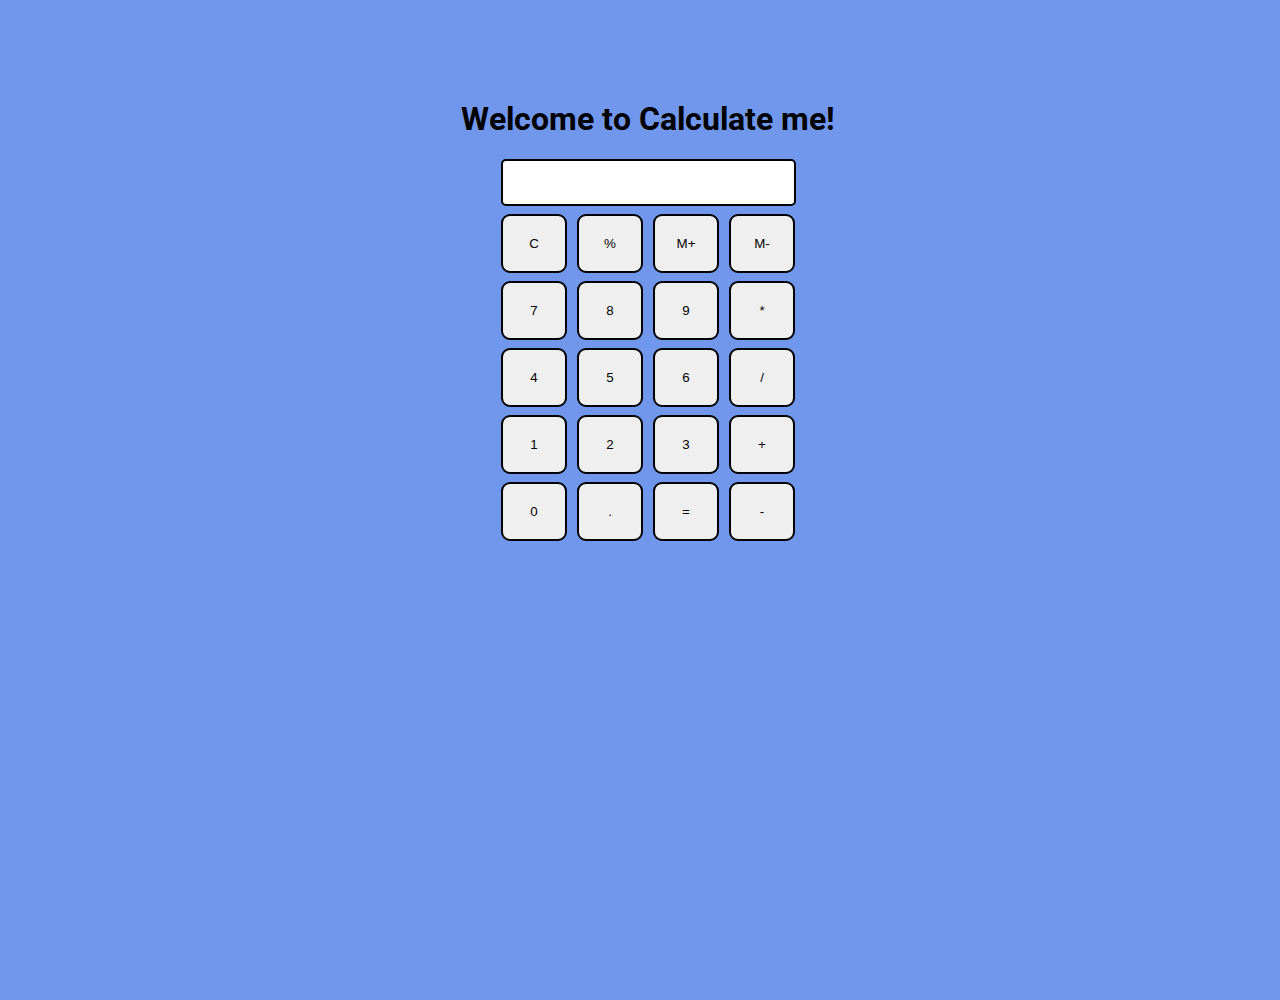
<file: calculator/index.html>
<!DOCTYPE html>
<html>

<head>
  <meta charset="utf-8">
  <meta name="viewport" content="width=device-width">
  <title>Calculate me! - A calculator made my me</title>
  <link href="style.css" rel="stylesheet" type="text/css" />
 
</head>

<body>
  <div class="calculator-content">
    <h1 class="text-center">Welcome to Calculate me!</h1>
  <div class="container flex flex-col items-center mx-auto m-w-20">
    <div class="row">
      <input class="input" type="text"/>
    </div>
    <div class="row">
      <button class="button">C</button>
      <button class="button">%</button>
      <button class="button">M+</button>
      <button class="button">M-</button>
    </div>
    <div class="row">
      <button class="button">7</button>
      <button class="button">8</button>
      <button class="button">9</button>
      <button class="button">*</button>
    </div>
    <div class="row">
      <button class="button">4</button>
      <button class="button">5</button>
      <button class="button">6</button>
      <button class="button">/</button>
    </div>
    <div class="row">
      <button class="button">1</button>
      <button class="button">2</button>
      <button class="button">3</button>
      <button class="button">+</button>
    </div>
    <div class="row">
      <button class="button">0</button>
      <button class="button">.</button>
      <button class="button">=</button>
      <button class="button">-</button>
    </div>
  </div>
  </div>
  
  <script src="script.js"></script>
</body>

</html>
</file>
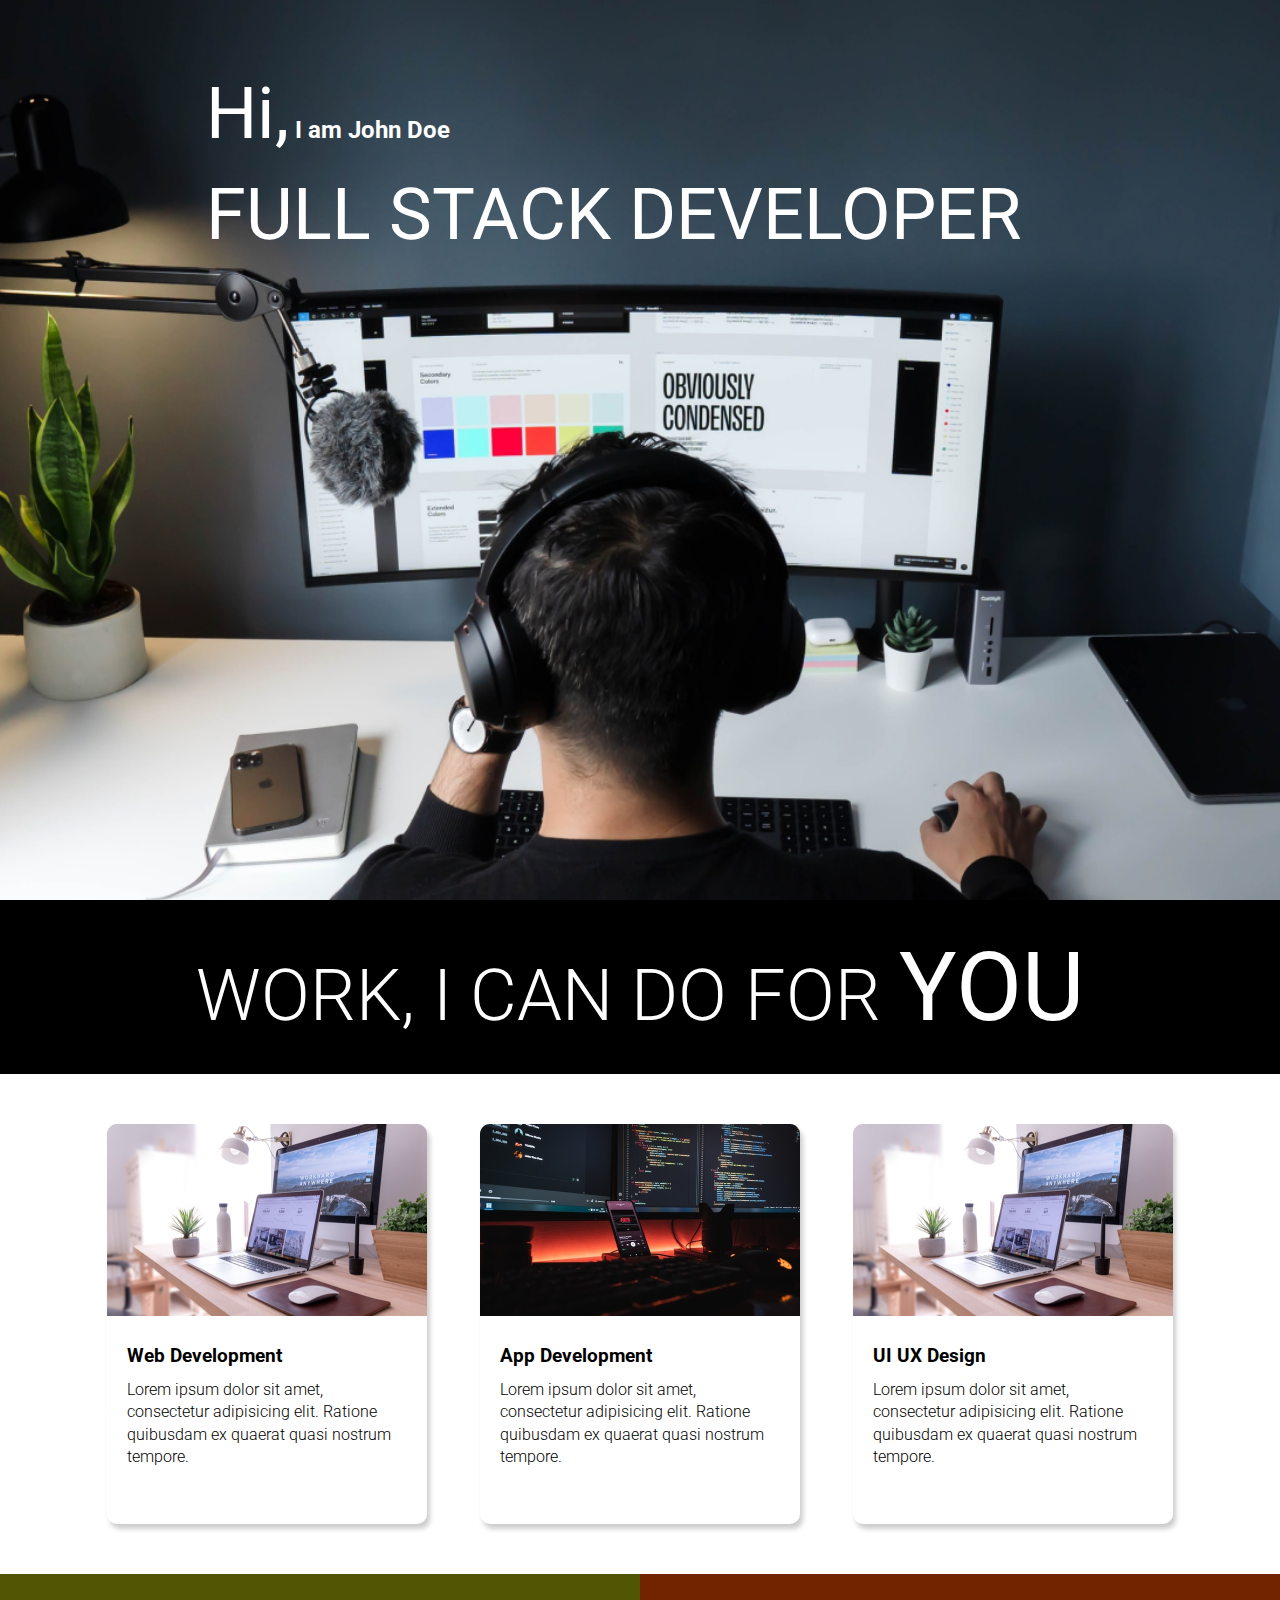
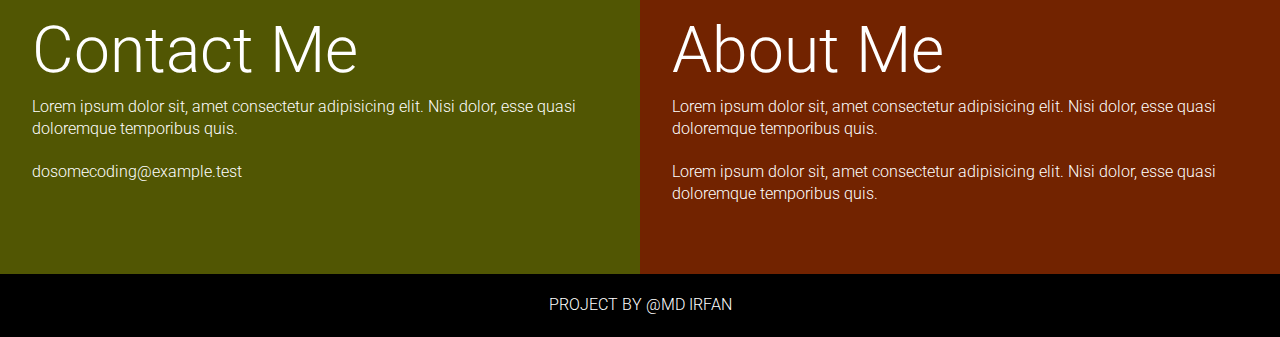
<file: landing page/index.html>
<!DOCTYPE html>
<html lang="en">
  <head>
    <meta charset="UTF-8" />
    <meta http-equiv="X-UA-Compatible" content="IE=edge" />
    <meta name="viewport" content="width=device-width, initial-scale=1.0" />
    <title>Developer | Landing Page</title>
    <link rel="stylesheet" href="style.css" />
  </head>
  <body>
    <section class="hero_section">
      <div class="text_container">
        <h2><span class="lg_text">Hi,</span> I am John Doe</h2>
        <h1 class="lg_text">FULL STACK DEVELOPER</h1>
      </div>
    </section>
    <section class="black_box">
      <h2>WORK, I CAN DO FOR <span>YOU</span></h2>
    </section>
    <section class="work">
      <div class="grid_item">
        <div class="card">
          <div class="image_container">
            <img src="images/web.png" alt="web development" />
          </div>
          <div class="card_content">
            <h3>Web Development</h3>
            <p>
              Lorem ipsum dolor sit amet, consectetur adipisicing elit. Ratione
              quibusdam ex quaerat quasi nostrum tempore.
            </p>
          </div>
        </div>
      </div>
      <div class="grid_item">
        <div class="card">
          <div class="image_container">
            <img src="images/mobile.png" alt="app development" />
          </div>
          <div class="card_content">
            <h3>App Development</h3>
            <p>
              Lorem ipsum dolor sit amet, consectetur adipisicing elit. Ratione
              quibusdam ex quaerat quasi nostrum tempore.
            </p>
          </div>
        </div>
      </div>
      <div class="grid_item">
        <div class="card">
          <div class="image_container">
            <img src="images/web.png" alt="web development" />
          </div>
          <div class="card_content">
            <h3>UI UX Design</h3>
            <p>
              Lorem ipsum dolor sit amet, consectetur adipisicing elit. Ratione
              quibusdam ex quaerat quasi nostrum tempore.
            </p>
          </div>
        </div>
      </div>
    </section>
    <section class="bottom_section">
      <div class="contact">
        <h2>Contact Me</h2>
        <p>
          Lorem ipsum dolor sit, amet consectetur adipisicing elit. Nisi dolor,
          esse quasi doloremque temporibus quis.
        </p>
        <p>dosomecoding@example.test</p>
      </div>
      <div class="about">
        <h2>About Me</h2>

        <p>
          Lorem ipsum dolor sit, amet consectetur adipisicing elit. Nisi dolor,
          esse quasi doloremque temporibus quis.
        </p>
        <p>
          Lorem ipsum dolor sit, amet consectetur adipisicing elit. Nisi dolor,
          esse quasi doloremque temporibus quis.
        </p>
      </div>
    </section>
    <footer>Project By @md irfan</footer>
  </body>
</html>
</file>
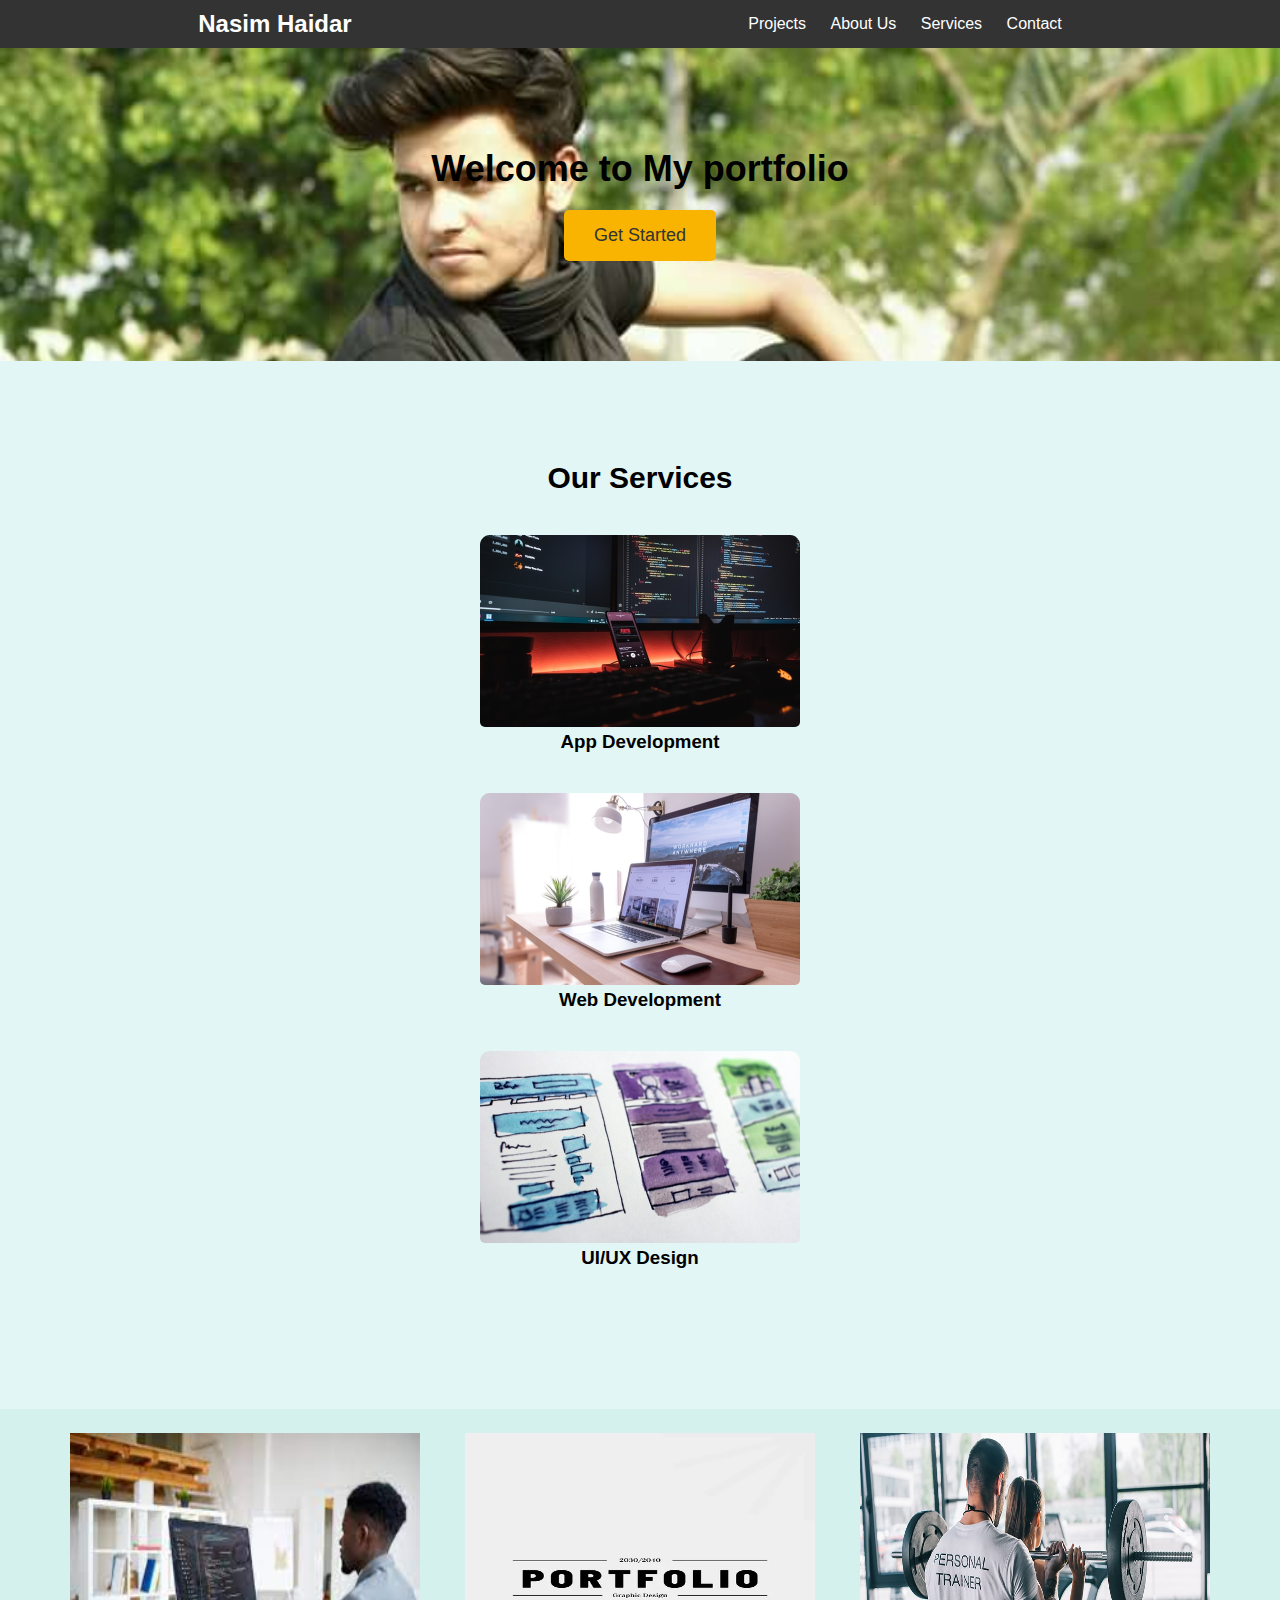
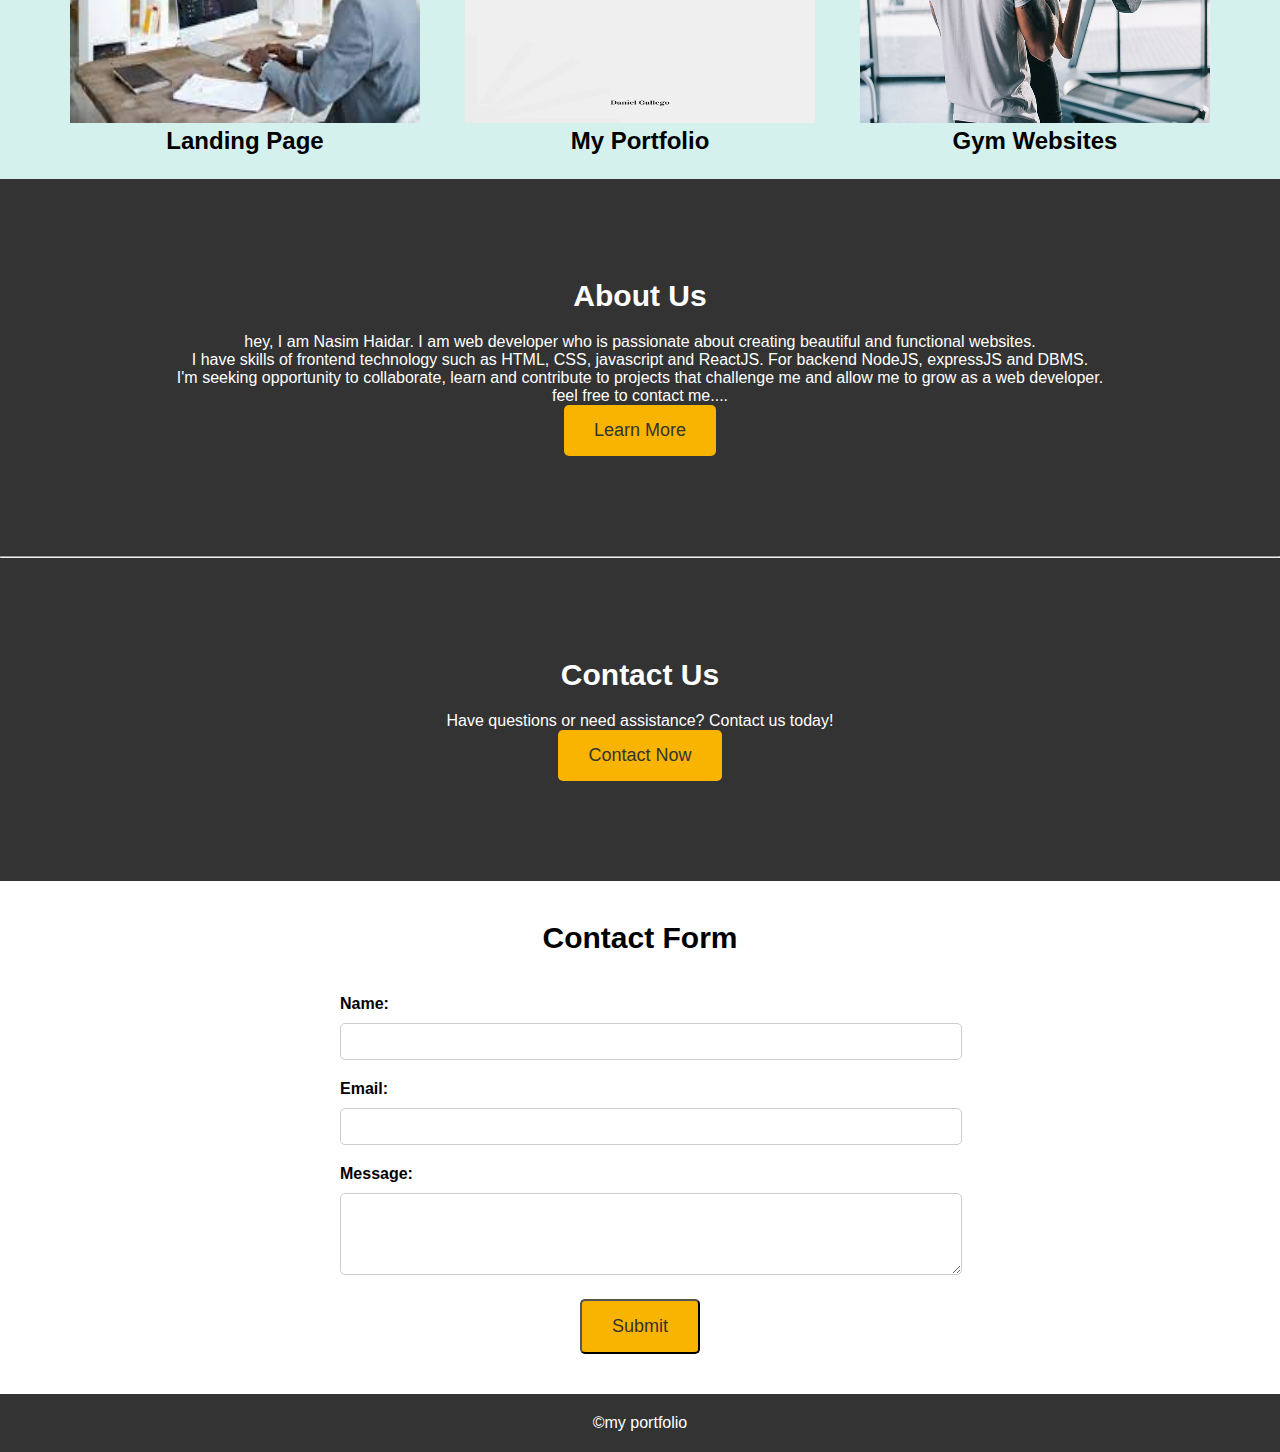
<file: portfolio/index.html>
<!DOCTYPE html>
<html lang="en">
<head>
    <meta charset="UTF-8">
    <meta name="viewport" content="width=device-width, initial-scale=1.0">
    <title>My Portfolio</title>
    <link rel="stylesheet" href="style.css">
</head>
<body>
    <header>
        <h2>Nasim Haidar</h2>
        <nav>
            <ul>
                <li><a href="#projects">Projects</a></li>
                <li><a href="#about">About Us</a></li>
                <li><a href="#services">Services</a></li>
                <li><a href="#contact">Contact</a></li>
            </ul>
        </nav>
    </header>
    
    <section id="home" class="hero">
        <h1>Welcome to My portfolio</h1>
        <a href="#contact" class="cta-button">Get Started</a>
    </section>
    
    <section id="services" class="services">
        <h2>Our Services</h2>
        <div class="service">
            <img src="./images/mobile.png" alt="Service 1">
            <h3>App Development</h3>
            
        </div>
        <div class="service">
            <img src="./images/web.png" alt="Service 2">
            <h3>Web Development</h3>
            
          
        </div>
        <div class="service">
            <img src="./images/uiux.png" alt="Service 3">
            <h3>UI/UX Design</h3>
            
        </div>
    </section>
    <section class="projects" id="projects">
        <div class="project">
            <img src="./images/download.jpg" alt=""
            height="290px" width="350px">
            <h3>Landing Page</h3>
        </div>
        <div class="project">
            <img src="./images/portfolio.jpg" alt="" height="290px" width="350px">
            <h3>My Portfolio</h3>
        </div>
        <div class="project">
            <img src="./images/personal.jpg" alt=""
            height="290px" width="350px">
            <h3>Gym Websites</h3>
        </div>
        

    </section>
    <section id="about" class="about">
        <div class="about-area">
            <div class="about-text">
                <h2>About Us</h2>
                <p>hey, 
                    I am Nasim Haidar. I am web developer who is passionate about creating beautiful and functional websites. <br>
                    
                    I have skills of frontend technology such as HTML, CSS, javascript and ReactJS. 
                    For backend NodeJS, expressJS and DBMS. <br>
                    
                    I'm seeking opportunity to collaborate, learn and contribute to projects that challenge me and allow me to grow as a web developer. <br>
                    
                    feel free to contact me....</p>
                <a href="#services" class="learn-more">Learn More</a>
            </div>
        </div>
    </section>
    <hr>
    
    <section id="contact" class="contact">
        <h2>Contact Us</h2>
        <p>Have questions or need assistance? Contact us today!</p>
        <a href="#contact-form" class="cta-button">Contact Now</a>
    </section>
    
    <section id="contact-form" class="contact-form">
        <h2>Contact Form</h2>
        <form action="#" method="POST">
            <label for="name">Name:</label>
            <input type="text" id="name" name="name" required>

            <label for="email">Email:</label>
            <input type="email" id="email" name="email" required>

            <label for="message">Message:</label>
            <textarea id="message" name="message" rows="4" required></textarea>

            <button type="submit" class="submit-button">Submit</button>
        </form>
    </section>

    <footer>
        <p>&copy;my portfolio</p>
    </footer>
  
</body>
</html>
</file>
<file: calculator/style.css>
@import url('https://fonts.googleapis.com/css2?family=Roboto:wght@300&family=Ubuntu:wght@300&display=swap');
html, body {
  height: 100%;
  width: 100%;
  font-family: 'Roboto', sans-serif; 
  background: rgb(112, 151, 236);
  
}
.calculator-content{
  text-align: center;
  margin: 100px auto;
}

.button{
  width: 66px;
  padding: 20px;
  margin: 0 3px;
  border: 2px solid black;
  border-radius: 9px;
  cursor: pointer;
}

.row{
  margin: 8px 0;
}
.row input{
  width: 291px;
  font-size: 20px;
    margin: 0;
    padding: 10px 0px;
    border: 2px solid black;
    border-radius: 5px;
}
</file>
<file: landing page/style.css>
@import url("https://fonts.googleapis.com/css2?family=Roboto:ital,wght@0,100;0,300;0,400;0,500;0,700;0,900;1,100;1,300;1,400;1,500;1,700;1,900&display=swap");
* {
  margin: 0;
  padding: 0;
  box-sizing: border-box;
}

html,
body {
  line-height: 1.4;
  font-weight: 300;
  font-family: "Roboto", sans-serif;
}

.hero_section {
  background-image: url(images/developer.png);
  min-height: 100vh;
  background-position: center;
  background-size: cover;
  background-repeat: no-repeat;
}
.text_container {
  color: white;
  max-width: 900px;
  margin: 0 auto;
  padding-top: 64px;
  padding-left: 16px;
}
.lg_text {
  font-size: 72px;
  font-weight: 400;
}
.black_box {
  background-color: #000;
  padding: 20px;
}
.black_box h2 {
  font-size: 72px;
  color: white;
  text-align: center;
  font-weight: 300;
}

.black_box h2 span {
  font-weight: 400;
  font-size: 96px;
}
.work {
  display: grid;
  gap: 20px;
  grid-template-columns: repeat(auto-fit, minmax(320px, 1fr));

  max-width: 1100px;
  margin: 50px auto;
}
.grid_item {
  display: flex;
  justify-content: center;
  align-items: center;
}
.card {
  max-width: 320px;
  height: 400px;
  border-radius: 10px;
  box-shadow: 3px 5px 5px rgba(1, 1, 1, 0.2);
  transition: 0.2s ease-in-out;
}
.card:hover {
  transform: scale(1.04);
  box-shadow: 3px 5px 5px rgba(1, 1, 1, 0.3);
  transition: 0.2s ease-in-out;
}
.card_content {
  padding: 20px;
}
.card_content h3 {
  margin-bottom: 10px;
}
.bottom_section {
  display: flex;
}
.contact {
  background-color: #515603;
}
.about {
  background-color: #722300;
}

.contact,
.about {
  min-height: 300px;
  padding: 32px;
  color: white;
}
.about h2,
.contact h2 {
  font-size: 64px;
  font-weight: 300;
}
.about p,
.contact p {
  margin-bottom: 20px;
}

footer {
  text-align: center;
  text-transform: uppercase;
  background-color: #000;
  padding: 20px;
  color: white;
}
@media (max-width: 786px) {
  .hero_section {
    min-height: 50vh;
  }
  .text_container {
    padding: 10px 0;
    text-align: center;
  }
  .lg_text {
    font-size: 32px;
  }
  .black_box h2 {
    font-size: 24px;
  }
  .black_box h2 span {
    font-weight: 400;
    font-size: 32px;
  }
  .bottom_section {
    flex-direction: column;
  }
  h1 {
    font-size: 32px;
  }
  .about h2,
  .contact h2 {
    font-size: 32px;
  }
}
</file>
<file: portfolio/style.css>
*{
    margin: 0;
    padding: 0;
}
body {
    font-family: Arial, sans-serif;
    background-color: #f7f7f7;
}

.container {
    max-width: 1200px;
    margin: 0 auto;
    padding: 20px;
}

header {
    display: flex;
    justify-content: space-around;
    align-items: center;
    background-color: #333;
    color: #fff;
    padding: 10px 0;
}

nav ul {
    list-style: none;
}

nav ul li {
    display: inline;
    margin-right: 20px;
}
nav a {
    text-decoration: none;
    color: #fff;
}

.hero {
    text-align: center;
    padding: 100px 0;
    background-image: url('./images/img_1_1641978225790.jpg');
    background-size: cover;
    color: black;
}

.hero h1 {
    font-size: 36px;
    margin-bottom: 20px;
}

.hero p {
    font-size: 18px;
    margin-bottom: 40px;
}
.cta-button {
    display: inline-block;
    padding: 15px 30px;
    background-color: #f8b400;
    color: #333;
    font-size: 18px;
    text-decoration: none;
    border-radius: 5px;
}
.services {
    background-color: #e1f6f5;
    padding: 100px 0;
}

.services h2 {
    font-size: 30px;
    text-align: center;
    margin-bottom: 40px;
}

.service {
    text-align: center;
    margin-bottom: 40px;
}

.service img {
    max-width: 480px;
    border-radius: 5px;
}
.projects{
    display: flex;
    justify-content: space-evenly;
    align-items: center;
    height: 320px;
    background-color: rgb(213, 241, 237);
    padding: 25px;
    
}


.project h3{
    display: flex;
    justify-content: center;
    align-items: center;
    font-size: 24px;
    font-weight: 700;
}

.about{
    background-color: #333;
    padding: 100px 0;
}
.about-text {
    
     text-align: center;
     background-color: #333;
     color: #fff;
   
}
.about-text h2{
     font-size: 30px;
     margin-bottom: 20px;
}
.learn-more {
    display: inline-block;
    padding: 15px 30px;
    background-color: #f8b400;
    color: #333;
    font-size: 18px;
    text-decoration: none;
    border-radius: 5px;
}

.contact {
    text-align: center;
    padding: 100px 0;
    background-color: #333;
    color: #fff;
}

.contact h2 {
    font-size: 30px;
    margin-bottom: 20px;
}

.contact-form {
    background-color: #fff;
    padding: 40px 0;
}

.contact-form h2 {
    font-size: 30px;
    text-align: center;
    margin-bottom: 40px;
}

form {
    max-width: 600px;
    margin: 0 auto;
    padding: 0 20px;
}

label {
    display: block;
    margin-bottom: 10px;
    font-weight: bold;
}

input[type="text"],
input[type="email"],
textarea {
    width: 100%;
    padding: 10px;
    margin-bottom: 20px;
    border: 1px solid #ccc;
    border-radius: 5px;
}

.submit-button {
    display: block;
    margin: 0 auto;
    padding: 15px 30px;
    background-color: #f8b400;
    color: #333;
    font-size: 18px;
    text-decoration: none;
    border-radius: 5px;
}

footer {
    text-align: center;
    padding: 20px 0;
    background-color: #333;
    color: #fff;
}
@media (max-width: 768px) {
    .container {
        padding: 10px;
    }
}
@media ((min-width:350px) and (max-width:450)){
    .service img {
        width: 400px;
        padding: 25px;
}
    

    .about-text, .about-image {
        width: 100%;
        float: none;
    }

    .hero {
        padding: 50px 0;
    }

    .hero h1 {
        font-size: 28px;
    }

    .hero p {
        font-size: 16px;
    }

    .services .service {
        width: 90%;
        margin: 0 auto;
    }
}
</file>
